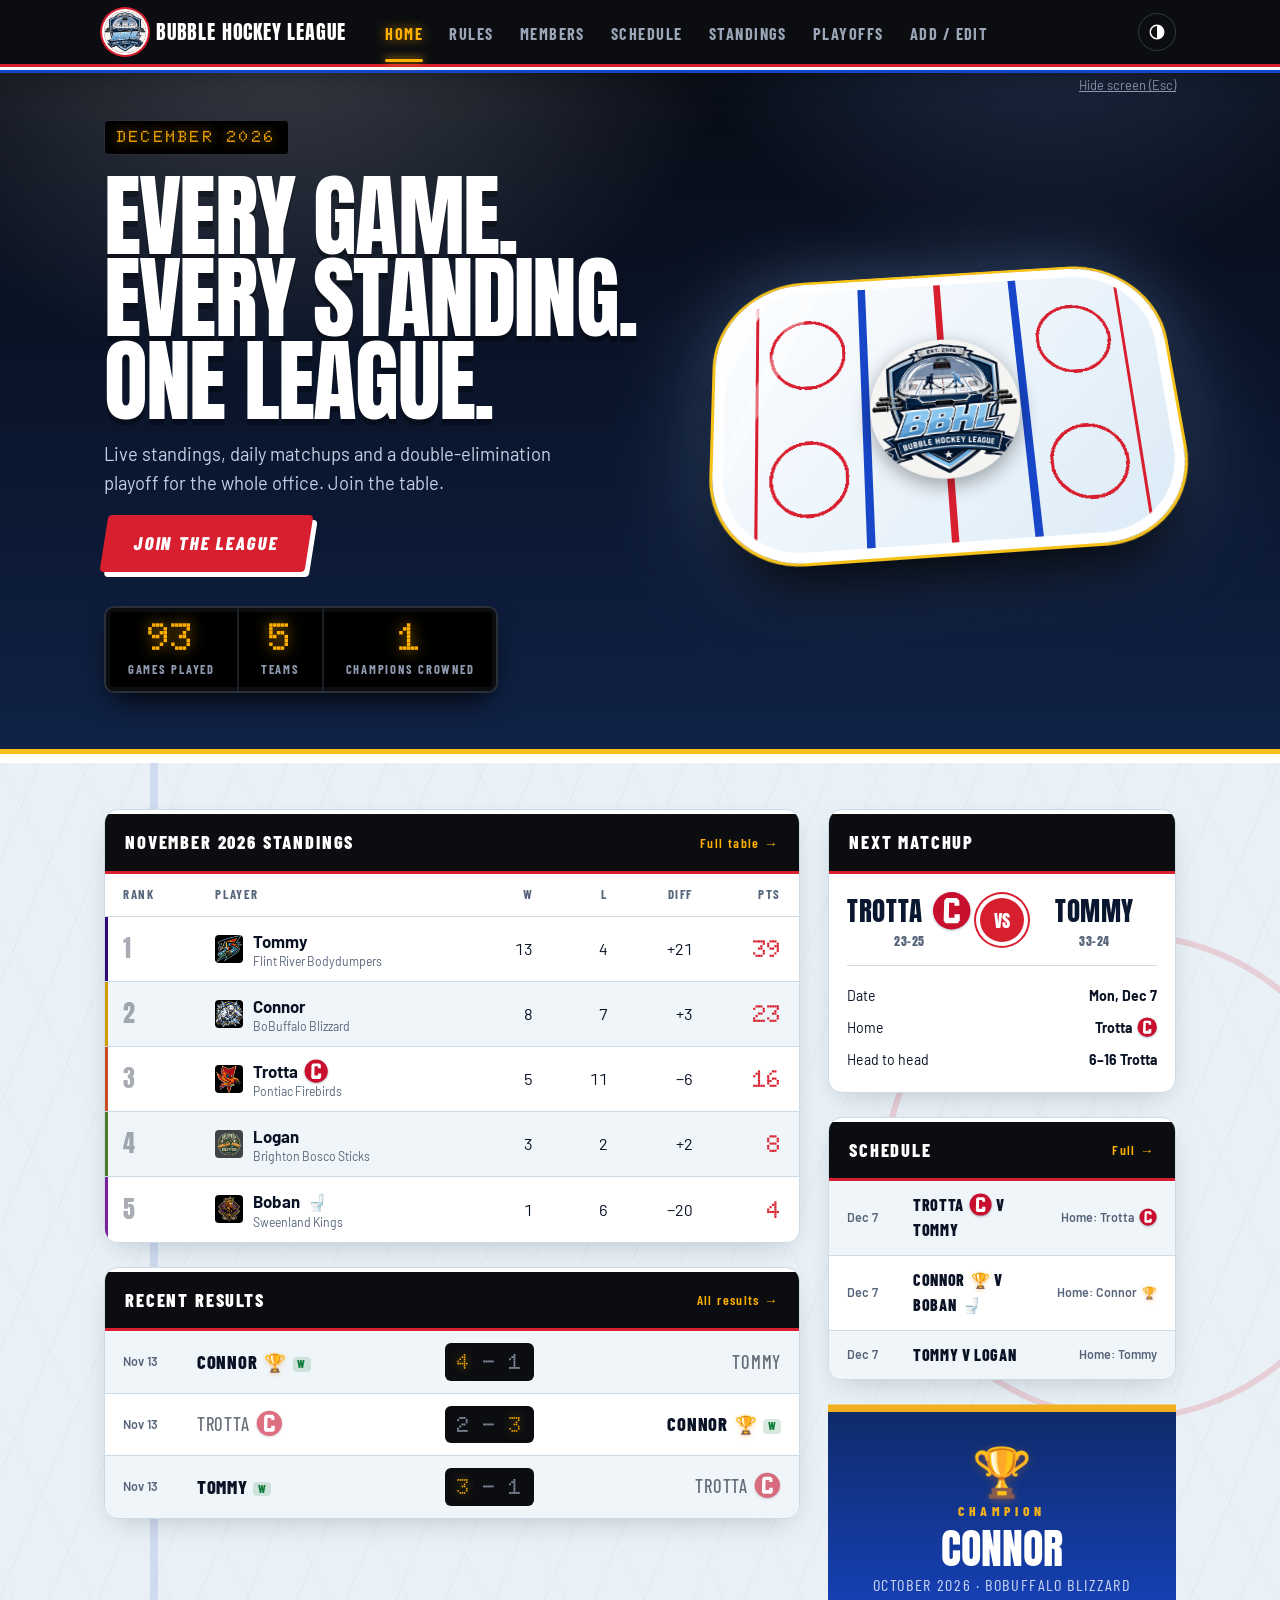
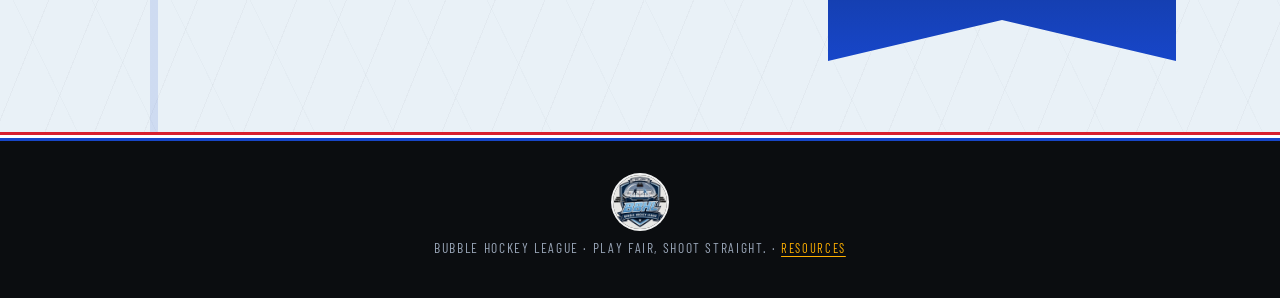
<file: index.html>
<!doctype html>
<html lang="en">
<head>
  <meta charset="utf-8">
  <meta name="viewport" content="width=device-width, initial-scale=1">
  <title>Bubble Hockey League</title>
  <link rel="icon" href="images/league-logo.webp">
  <link rel="apple-touch-icon" href="images/apple-touch-icon.png">
  <meta name="theme-color" content="#0b0d10">
  <meta name="description" content="Standings, schedule, results and records for the Bubble Hockey League.">
  <meta property="og:type" content="website"><meta property="og:title" content="Bubble Hockey League"><meta property="og:description" content="Standings, schedule, results and records for the Bubble Hockey League.">
  <meta property="og:image" content="https://ant56-arch.github.io/bubblehockey/images/league-logo.webp"><meta name="twitter:card" content="summary">
  <link rel="preconnect" href="https://fonts.googleapis.com">
  <link rel="preconnect" href="https://fonts.gstatic.com" crossorigin>
  <link rel="stylesheet" href="https://fonts.googleapis.com/css2?family=Anton&family=Barlow:wght@400;500;600;700&family=Barlow+Condensed:wght@600;700;800&family=Doto:wght@700;900&display=swap">
  <style>
    /* First paint: styled like the real page (header bar, background) so nothing unstyled flashes while the real files load. The page body stays hidden until it is ready. */
    html { background: #e9f1f7; color: #0a1326; } html[data-theme="dark"] { background: #060a13; color: #eaf2ff; }
    body { margin: 0; font-family: "Barlow", system-ui, -apple-system, "Segoe UI", Roboto, sans-serif; }
    .site-header { position: sticky; top: 0; z-index: 20; background: #0b0d10; color: #fff; border-bottom: 3px solid #d81f2f; }
    .site-header .wrap { max-width: 1120px; margin: 0 auto; padding: 10px 24px 6px; display: flex; align-items: center; gap: 12px; box-sizing: border-box; min-height: 62px; }
    .brand { display: flex; align-items: center; gap: 10px; color: #fff; text-decoration: none; font-weight: 700; font-size: 1rem; letter-spacing: -0.02em; }
    .brand-logo { width: 46px; height: 46px; border-radius: 6px; flex: none; }
    html:not(.ready) #app, html:not(.ready) footer, html:not(.ready) nav, html:not(.ready) .icon-btn { visibility: hidden; }
  </style>
  <noscript><style>html:not(.ready) #app, html:not(.ready) footer { visibility: visible; }</style></noscript>
  <script>try { var t = localStorage.getItem('bhl_theme'); if (t) document.documentElement.dataset.theme = t; } catch (e) {}</script>
</head>
<body>
  <header class="site-header">
    <div class="wrap">
      <a class="brand" href="#/home"><img class="brand-logo" data-logo src="images/league-logo.webp" alt=""><span id="league-name">Bubble Hockey League</span></a>
      <nav id="nav" aria-label="Main"></nav>
      <button class="icon-btn" id="theme-toggle" type="button" aria-label="Switch light or dark theme"><svg width="18" height="18" viewBox="0 0 24 24" aria-hidden="true"><circle cx="12" cy="12" r="9" fill="none" stroke="currentColor" stroke-width="2"/><path d="M12 3a9 9 0 0 1 0 18z" fill="currentColor"/></svg></button>
      <button class="icon-btn menu-toggle" aria-label="Menu" aria-expanded="false">☰</button>
    </div>
  </header>
  <main class="wrap" id="app"><p class="muted">Loading…</p><noscript><p>This site needs JavaScript turned on to show the league data.</p></noscript></main>
  <footer class="wrap muted"><img class="foot-logo" data-logo src="images/league-logo.webp" alt=""><div>Bubble Hockey League · Play fair, shoot straight. · <a class="tiny" href="#/resources">Resources</a></div></footer>

  <script>
    /* Always load the newest code: version.txt is fetched fresh on every visit and added to the file names, so a phone that kept an old copy of this page still picks up new scripts and styles. */
    (async () => {
      const ready = () => document.documentElement.classList.add('ready');
      setTimeout(ready, 8000);            // never leave the page hidden, whatever goes wrong
      let v = String(Date.now());
      try { const r = await fetch('version.txt', { cache: 'no-store' }); if (r.ok) v = (await r.text()).trim() || v; } catch (e) {}
      const fail = f => { document.getElementById('app').innerHTML = '<p>Could not load ' + f + '. Check your connection and reload the page.</p>'; ready(); };
      // everything downloads at the same time; the scripts still run in this order
      const load = (el, f) => new Promise((ok, bad) => { el.onload = ok; el.onerror = () => bad(f); });
      const css = document.createElement('link'); css.rel = 'stylesheet'; css.href = 'css/styles.css?v=' + v; const cssDone = load(css, 'styles.css'); document.head.appendChild(css);
      const names = ['app', 'bracket', 'schedule', 'recap', 'members', 'resources', 'faceoff', 'slapshot', 'boss', 'add'];
      const done = names.map(name => { const s = document.createElement('script'); s.async = false; s.src = 'js/' + name + '.js?v=' + v; const p = load(s, name + '.js'); document.body.appendChild(s); return p; });
      try { await Promise.all([cssDone, ...done]); } catch (f) { return fail(f); }
      await startApp(); ready();
    })();
  </script>
</body>
</html>
</file>
